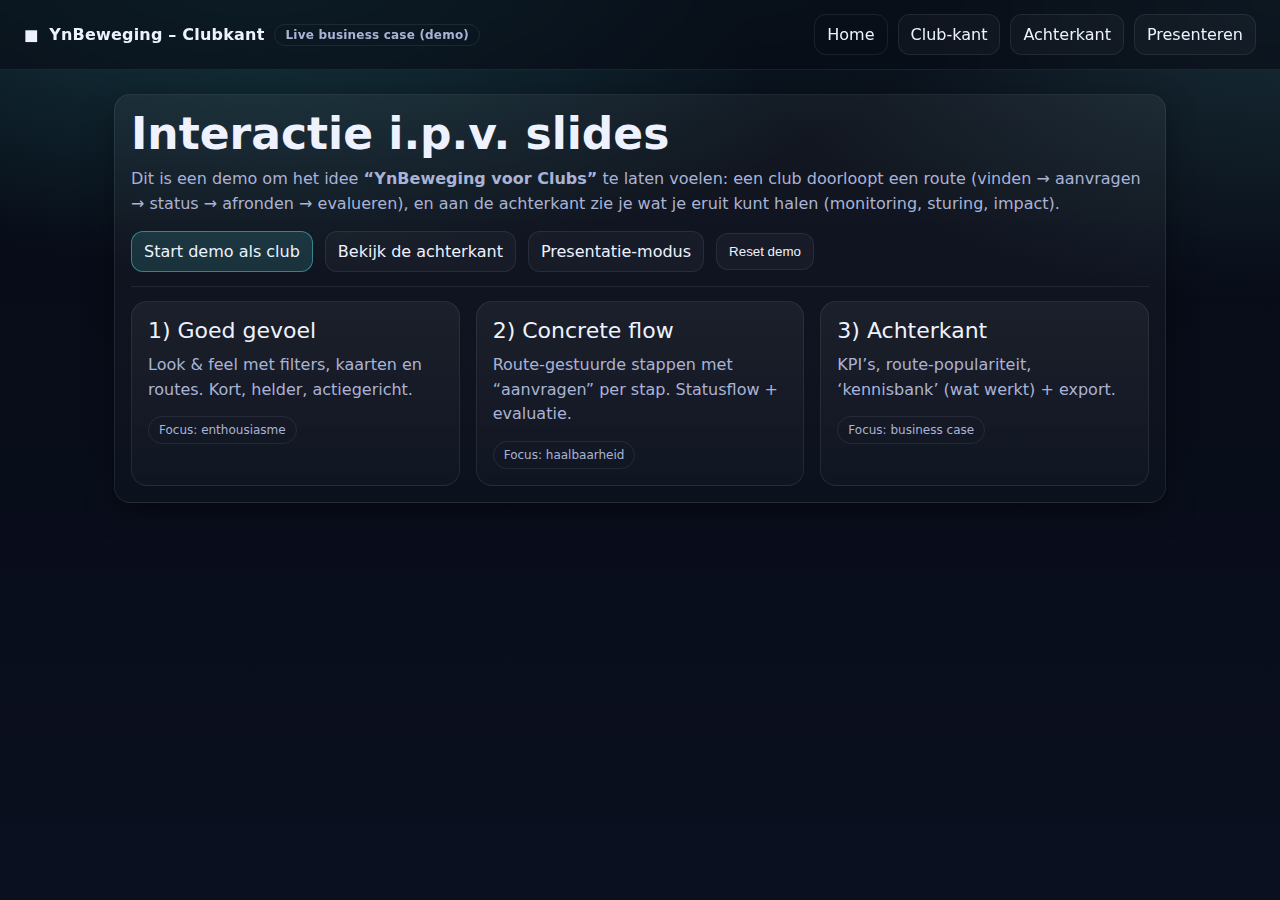
<file: index.html>
<!doctype html>
<html lang="nl">
<head>
  <meta charset="utf-8"/>
  <meta name="viewport" content="width=device-width, initial-scale=1"/>
  <title>YnBeweging – Clubkant Demo</title>
  <link rel="stylesheet" href="./assets/styles.css"/>
</head>
<body>
  <div class="topbar">
    <div class="row">
      <div class="brand">
        <span style="font-size:18px">◼︎</span>
        <span>YnBeweging – Clubkant</span>
        <span class="badge">Live business case (demo)</span>
      </div>
      <div class="nav">
        <a class="btn ghost" href="./index.html">Home</a>
        <a class="btn" href="./club.html">Club-kant</a>
        <a class="btn" href="./admin.html">Achterkant</a>
        <a class="btn" href="./present.html">Presenteren</a>
      </div>
    </div>
  </div>
  <div class="container">
<div class="card">
  <h1 class="h1">Interactie i.p.v. slides</h1>
  <p class="p">
    Dit is een demo om het idee <b>“YnBeweging voor Clubs”</b> te laten voelen:
    een club doorloopt een route (vinden → aanvragen → status → afronden → evalueren),
    en aan de achterkant zie je wat je eruit kunt halen (monitoring, sturing, impact).
  </p>
  <div class="row">
    <a class="btn primary" href="./club.html">Start demo als club</a>
    <a class="btn" href="./admin.html">Bekijk de achterkant</a>
    <a class="btn" href="./present.html">Presentatie-modus</a>
    <button class="btn" onclick="resetDemo()">Reset demo</button>
  </div>
  <div class="hr"></div>
  <div class="grid cols-3">
    <div class="card soft">
      <div class="h2">1) Goed gevoel</div>
      <p class="p">Look & feel met filters, kaarten en routes. Kort, helder, actiegericht.</p>
      <span class="pill">Focus: enthousiasme</span>
    </div>
    <div class="card soft">
      <div class="h2">2) Concrete flow</div>
      <p class="p">Route-gestuurde stappen met “aanvragen” per stap. Statusflow + evaluatie.</p>
      <span class="pill">Focus: haalbaarheid</span>
    </div>
    <div class="card soft">
      <div class="h2">3) Achterkant</div>
      <p class="p">KPI’s, route-populariteit, ‘kennisbank’ (wat werkt) + export.</p>
      <span class="pill">Focus: business case</span>
    </div>
  </div>
</div>
</div>
  <div id="toast" class="toast"></div>
  <script src="./assets/app.js"></script>
</body>
</html>
</file>
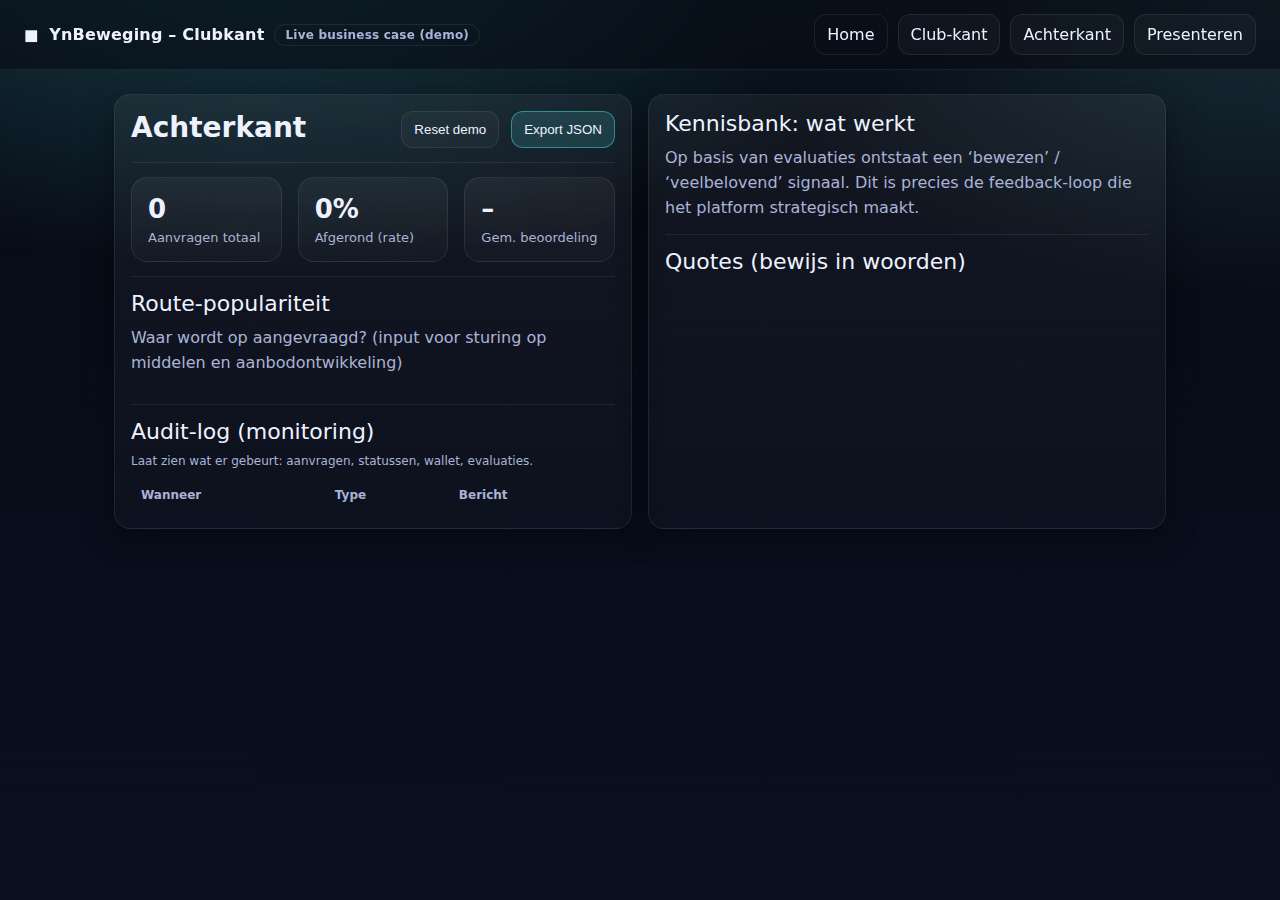
<file: admin.html>
<!doctype html>
<html lang="nl">
<head>
  <meta charset="utf-8"/>
  <meta name="viewport" content="width=device-width, initial-scale=1"/>
  <title>Achterkant – YnBeweging demo</title>
  <link rel="stylesheet" href="./assets/styles.css"/>
</head>
<body>
  <div class="topbar">
    <div class="row">
      <div class="brand">
        <span style="font-size:18px">◼︎</span>
        <span>YnBeweging – Clubkant</span>
        <span class="badge">Live business case (demo)</span>
      </div>
      <div class="nav">
        <a class="btn ghost" href="./index.html">Home</a>
        <a class="btn" href="./club.html">Club-kant</a>
        <a class="btn" href="./admin.html">Achterkant</a>
        <a class="btn" href="./present.html">Presenteren</a>
      </div>
    </div>
  </div>
  <div class="container"><div class="grid cols-2">
  <div class="card">
    <div class="row space">
      <div>
        <h1 class="h2" style="font-size:28px;margin:0 0 4px">Achterkant</h1>
        <div class="small" id="adminMeta"></div>
      </div>
      <div class="row">
        <button class="btn" id="resetBtn">Reset demo</button>
        <button class="btn primary" id="exportBtn">Export JSON</button>
      </div>
    </div>

    <div class="hr"></div>

    <div class="grid cols-3">
      <div class="card soft kpi"><div class="v" id="kpiRequests">0</div><div class="l">Aanvragen totaal</div></div>
      <div class="card soft kpi"><div class="v" id="kpiDone">0%</div><div class="l">Afgerond (rate)</div></div>
      <div class="card soft kpi"><div class="v" id="kpiRating">–</div><div class="l">Gem. beoordeling</div></div>
    </div>

    <div class="hr"></div>

    <div class="h2">Route-populariteit</div>
    <div class="p">Waar wordt op aangevraagd? (input voor sturing op middelen en aanbodontwikkeling)</div>
    <div id="routeBars" class="bars"></div>

    <div class="hr"></div>

    <div class="h2">Audit-log (monitoring)</div>
    <div class="small">Laat zien wat er gebeurt: aanvragen, statussen, wallet, evaluaties.</div>
    <div style="max-height:280px;overflow:auto;margin-top:10px">
      <table class="table" id="logTable">
        <thead><tr><th>Wanneer</th><th>Type</th><th>Bericht</th></tr></thead>
        <tbody></tbody>
      </table>
    </div>
  </div>

  <div class="card">
    <div class="h2">Kennisbank: wat werkt</div>
    <p class="p">Op basis van evaluaties ontstaat een ‘bewezen’ / ‘veelbelovend’ signaal. Dit is precies de feedback-loop die het platform strategisch maakt.</p>
    <div id="kbTableWrap"></div>

    <div class="hr"></div>

    <div class="h2">Quotes (bewijs in woorden)</div>
    <div id="quotes"></div>
  </div>
</div>

<script>
(async function(){
  const seed = await loadSeed();
  let state = loadState(seed);
  document.getElementById("adminMeta").textContent = `${state.club.name} • ${state.club.municipality} • Wallet: ${state.wallet.credits} credits`;

  document.getElementById("resetBtn").addEventListener("click", resetDemo);
  document.getElementById("exportBtn").addEventListener("click", ()=>{
    const payload = {seed_meta: seed.meta, state};
    const blob = new Blob([JSON.stringify(payload, null, 2)], {type:"application/json"});
    const url = URL.createObjectURL(blob);
    const a = document.createElement("a");
    a.href = url; a.download = "ynbeweging-clubkant-export.json"; a.click();
    URL.revokeObjectURL(url);
    toast("Export gedownload ✅");
  });

  const reqs = state.requests || [];
  document.getElementById("kpiRequests").textContent = reqs.length;
  const done = reqs.filter(r=>r.status==="Afgerond").length;
  document.getElementById("kpiDone").textContent = reqs.length ? `${Math.round((done/reqs.length)*100)}%` : "0%";
  const ratings = (state.evaluations||[]).map(e=>e.rating);
  document.getElementById("kpiRating").textContent = ratings.length ? (avg(ratings)).toFixed(1) : "–";

  const counts = {};
  for(const r of reqs) counts[r.route_id] = (counts[r.route_id]||0)+1;
  const max = Math.max(1, ...Object.values(counts));
  document.getElementById("routeBars").innerHTML = seed.routes.map(rt=>{
    const c = counts[rt.id]||0;
    const w = (c/max)*100;
    return `
      <div class="barrow">
        <div class="barlabel">${rt.icon} ${rt.title}</div>
        <div class="bar"><i style="width:${w}%"></i></div>
        <div class="small">${c}</div>
      </div>
    `;
  }).join("");

  const tbody = document.querySelector("#logTable tbody");
  const logs = (state.logs||[]).slice(0,40);
  tbody.innerHTML = logs.length ? logs.map(l=>`
    <tr><td>${fmtDate(l.t)}</td><td>${l.type}</td><td>${l.msg}</td></tr>
  `).join("") : `<tr><td colspan="3">Nog geen logs</td></tr>`;

  const stats = Array.from(offerStats(seed,state).values());
  stats.sort((a,b)=> (b.avg*b.count) - (a.avg*a.count));

  const routesById = new Map(seed.routes.map(r=>[r.id,r]));
  document.getElementById("kbTableWrap").innerHTML = `
    <table class="table">
      <thead><tr><th>Aanbod</th><th>Route</th><th>Rating</th><th>Aantal</th><th>Label</th></tr></thead>
      <tbody>
        ${stats.map(s=>{
          const rt = routesById.get(s.offer.route_id);
          const badge = provenBadge(seed,state,s.offer.id);
          const label = badge ? `<span class="tag accent">${badge}</span>` : `<span class="tag">Nieuw</span>`;
          return `<tr>
            <td>${s.offer.title}</td>
            <td>${rt ? rt.title : ""}</td>
            <td>${s.count ? s.avg.toFixed(1) : "–"}</td>
            <td>${s.count}</td>
            <td>${label}</td>
          </tr>`;
        }).join("")}
      </tbody>
    </table>
  `;

  const offersById = new Map(seed.offers.map(o=>[o.id,o]));
  const evals = (state.evaluations||[]).filter(e=>e.comment && e.comment.trim()).slice(0,6);
  document.getElementById("quotes").innerHTML = evals.length ? evals.map(e=>{
    const o = offersById.get(e.offer_id);
    return `
      <div class="card soft" style="margin-bottom:12px">
        <div class="small">${o?o.title:""} • rating ${e.rating} • ${e.by?`door ${e.by}`:""}</div>
        <div class="p" style="margin:8px 0 0">“${e.comment}”</div>
      </div>
    `;
  }).join("") : `<div class="p">Nog geen quotes. Voeg een evaluatie toe via de club-kant.</div>`;
})();
</script>
</div>
  <div id="toast" class="toast"></div>
  <script src="./assets/app.js"></script>
</body>
</html>
</file>
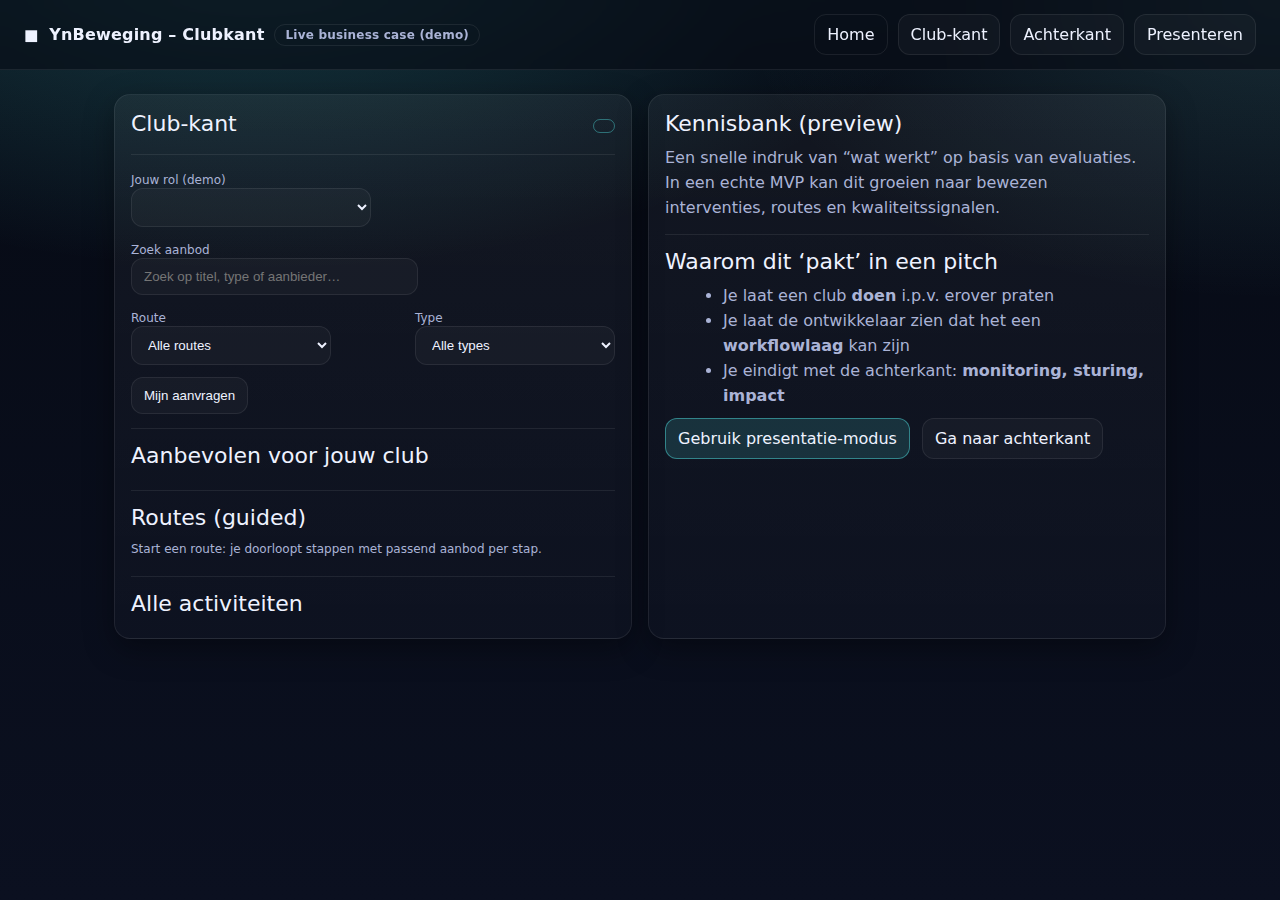
<file: club.html>
<!doctype html>
<html lang="nl">
<head>
  <meta charset="utf-8"/>
  <meta name="viewport" content="width=device-width, initial-scale=1"/>
  <title>Club-kant – YnBeweging demo</title>
  <link rel="stylesheet" href="./assets/styles.css"/>
</head>
<body>
  <div class="topbar">
    <div class="row">
      <div class="brand">
        <span style="font-size:18px">◼︎</span>
        <span>YnBeweging – Clubkant</span>
        <span class="badge">Live business case (demo)</span>
      </div>
      <div class="nav">
        <a class="btn ghost" href="./index.html">Home</a>
        <a class="btn" href="./club.html">Club-kant</a>
        <a class="btn" href="./admin.html">Achterkant</a>
        <a class="btn" href="./present.html">Presenteren</a>
      </div>
    </div>
  </div>
  <div class="container"><div class="grid cols-2">
  <div class="card">
    <div class="row space">
      <div>
        <div class="h2" style="margin-bottom:4px">Club-kant</div>
        <div class="small" id="clubMeta"></div>
      </div>
      <div class="pill good" id="walletPill"></div>
    </div>

    <div class="hr"></div>

    <div class="row space">
      <div style="min-width:240px">
        <label class="small">Jouw rol (demo)</label>
        <select id="roleSelect"></select>
      </div>

      <div style="min-width:240px">
        <label class="small">Zoek aanbod</label>
        <input class="input" id="q" placeholder="Zoek op titel, type of aanbieder…" />
      </div>

      <div style="min-width:200px">
        <label class="small">Route</label>
        <select id="routeFilter">
          <option value="">Alle routes</option>
        </select>
      </div>

      <div style="min-width:200px">
        <label class="small">Type</label>
        <select id="typeFilter">
          <option value="">Alle types</option>
        </select>
      </div>

      <button class="btn" id="openRequests">Mijn aanvragen</button>
    </div>

    <div class="hr"></div>

    <div class="h2" style="margin-bottom:8px">Aanbevolen voor jouw club</div>
    <div id="recoRow" class="cards"></div>

    <div class="hr"></div>

    <div class="row space" style="margin-bottom:6px">
      <div class="h2" style="margin:0">Routes (guided)</div>
      <div class="small">Start een route: je doorloopt stappen met passend aanbod per stap.</div>
    </div>
    <div id="routeCards" class="grid cols-3"></div>

    <div class="hr"></div>

    <div class="row space" style="margin-bottom:6px">
      <div class="h2" style="margin:0">Alle activiteiten</div>
      <div class="small" id="resultCount"></div>
    </div>
    <div id="offerCards" class="cards"></div>
  </div>

  <div class="card">
    <div class="h2">Kennisbank (preview)</div>
    <p class="p">Een snelle indruk van “wat werkt” op basis van evaluaties. In een echte MVP kan dit groeien naar bewezen interventies, routes en kwaliteitssignalen.</p>
    <div id="kbMini"></div>
    <div class="hr"></div>
    <div class="h2">Waarom dit ‘pakt’ in een pitch</div>
    <ul class="p" style="margin:0 0 6px 18px">
      <li>Je laat een club <b>doen</b> i.p.v. erover praten</li>
      <li>Je laat de ontwikkelaar zien dat het een <b>workflowlaag</b> kan zijn</li>
      <li>Je eindigt met de achterkant: <b>monitoring, sturing, impact</b></li>
    </ul>
    <div class="row" style="margin-top:10px">
      <a class="btn primary" href="./present.html">Gebruik presentatie-modus</a>
      <a class="btn" href="./admin.html">Ga naar achterkant</a>
    </div>
  </div>
</div>

<div id="backdrop" class="modalback"></div>
<div id="drawer" class="drawer">
  <div class="row space">
    <h3 style="margin:0">Mijn aanvragen</h3>
    <button class="btn" id="closeDrawer">Sluiten</button>
  </div>
  <div class="small">Statusflow: Nieuw → In behandeling → Gepland → Afgerond</div>
  <div class="hr"></div>
  <div id="reqList"></div>
</div>

<div id="routeModalBack" class="modalback"></div>
<div id="routeModal" class="drawer" style="right:auto;left:0;border-left:none;border-right:1px solid var(--stroke);transform:translateX(-102%)">
  <div class="row space">
    <h3 style="margin:0" id="routeTitle">Route</h3>
    <button class="btn" id="closeRouteModal">Sluiten</button>
  </div>
  <div class="small" id="routeSub"></div>
  <div class="hr"></div>
  <div id="stepper" class="stepper"></div>
  <div class="hr"></div>
  <div id="stepContent"></div>
  <div class="hr"></div>
  <div class="row space">
    <button class="btn" id="prevStep">Vorige</button>
    <button class="btn primary" id="nextStep">Volgende</button>
  </div>
</div>

<script>
(async function(){
  const seed = await loadSeed();
  let state = loadState(seed);

  document.getElementById("clubMeta").textContent =
    `${state.club.name} • ${state.club.type} • ${state.club.municipality} • ${state.club.size}`;

  function renderWallet(){
    document.getElementById("walletPill").textContent = `${state.wallet.label}: ${state.wallet.credits} credits`;
  }
  renderWallet();

  const rs = document.getElementById("roleSelect");
  rs.innerHTML = seed.club.roles.map(r=> `<option ${r===state.role?'selected':''}>${r}</option>`).join("");
  rs.addEventListener("change", ()=>{
    state.role = rs.value;
    log(state,"role",`Rol gewijzigd naar ${state.role}`);
    toast(`Rol: ${state.role}`);
    renderAll();
  });

  const routeFilter = document.getElementById("routeFilter");
  routeFilter.innerHTML += seed.routes.map(r=> `<option value="${r.id}">${r.icon} ${r.title}</option>`).join("");

  const types = Array.from(new Set(seed.offers.map(o=>o.type))).sort();
  document.getElementById("typeFilter").innerHTML += types.map(t=> `<option value="${t}">${t}</option>`).join("");

  ["q","routeFilter","typeFilter"].forEach(id=>{
    document.getElementById(id).addEventListener("input", renderOffers);
    document.getElementById(id).addEventListener("change", renderOffers);
  });

  const drawer = document.getElementById("drawer");
  const back = document.getElementById("backdrop");
  document.getElementById("openRequests").addEventListener("click", ()=>{
    drawer.classList.add("open"); back.classList.add("show"); renderRequests();
  });
  document.getElementById("closeDrawer").addEventListener("click", ()=>{
    drawer.classList.remove("open"); back.classList.remove("show");
  });
  back.addEventListener("click", ()=>{
    drawer.classList.remove("open"); back.classList.remove("show");
  });

  const rBack = document.getElementById("routeModalBack");
  const rModal = document.getElementById("routeModal");
  let activeRoute = null;
  let activeStep = 0;

  function openRoute(routeId){
    activeRoute = seed.routes.find(r=>r.id===routeId);
    activeStep = 0;
    document.getElementById("routeTitle").textContent = `${activeRoute.icon} ${activeRoute.title}`;
    document.getElementById("routeSub").textContent = activeRoute.subtitle;
    rBack.classList.add("show");
    rModal.classList.add("open");
    renderRouteWizard();
  }
  function closeRoute(){
    rBack.classList.remove("show");
    rModal.classList.remove("open");
  }
  document.getElementById("closeRouteModal").addEventListener("click", closeRoute);
  rBack.addEventListener("click", closeRoute);

  document.getElementById("prevStep").addEventListener("click", ()=>{
    activeStep = Math.max(0, activeStep-1); renderRouteWizard();
  });
  document.getElementById("nextStep").addEventListener("click", ()=>{
    activeStep = Math.min(activeRoute.steps.length-1, activeStep+1); renderRouteWizard();
  });

  function renderRouteWizard(){
    const steps = activeRoute.steps;
    document.getElementById("stepper").innerHTML =
      steps.map((s,i)=> `<span class="step ${i===activeStep?'active':''}">${i+1}. ${s.title}</span>`).join("");
    const step = steps[activeStep];

    const offers = seed.offers.filter(o=> o.route_id===activeRoute.id && o.step_index===activeStep);
    offers.sort((a,b)=> scoreOffer(seed,state,b) - scoreOffer(seed,state,a));
    const main = offers[0];
    const badge = main ? provenBadge(seed,state,main.id) : null;

    document.getElementById("stepContent").innerHTML = `
      <div class="h2" style="margin-bottom:6px">${step.title}</div>
      <div class="p">${step.goal}</div>
      ${main ? `
      <div class="card soft" style="border-radius:14px">
        <div class="row space">
          <div>
            <div class="offer-title">${main.title} ${badge?`<span class="tag accent">${badge}</span>`:""}</div>
            <div class="offer-meta">
              <span class="tag">${main.provider}</span>
              <span class="tag">${main.type}</span>
              <span class="tag">Duur: ${main.duration}</span>
              <span class="tag accent">${main.credits} credits</span>
            </div>
          </div>
          <button class="btn primary" id="applyMain">Aanvragen</button>
        </div>
        <div class="offer-sum">${main.summary}</div>
        <div class="small">Past bij rol <b>${state.role}</b> (demo-logica).</div>
      </div>` : `<div class="p">Voor deze stap is nog geen aanbod gekoppeld (interessant om samen te ontwerpen).</div>`}
      ${offers.length>1 ? `
        <div class="hr"></div>
        <div class="small">Alternatieven</div>
        ${offers.slice(1).map(o=> `
          <div class="card soft" style="margin-top:10px;border-radius:14px">
            <div class="row space">
              <div>
                <div class="offer-title">${o.title}</div>
                <div class="offer-meta">
                  <span class="tag">${o.provider}</span>
                  <span class="tag">${o.type}</span>
                  <span class="tag accent">${o.credits} credits</span>
                </div>
              </div>
              <button class="btn" data-offer="${o.id}">Aanvragen</button>
            </div>
          </div>
        `).join("")}
      `:""}
    `;

    if(main){
      document.getElementById("applyMain").addEventListener("click", ()=> applyForOffer(main.id,{via:"route",route_id:activeRoute.id,step:activeStep}));
      document.querySelectorAll("[data-offer]").forEach(btn=>{
        btn.addEventListener("click", ()=> applyForOffer(btn.getAttribute("data-offer"),{via:"route",route_id:activeRoute.id,step:activeStep}));
      });
    }
  }

  function renderRoutes(){
    document.getElementById("routeCards").innerHTML = seed.routes.map(r=> `
      <div class="card soft">
        <div class="row space">
          <div>
            <div class="offer-title" style="font-size:18px">${r.icon} ${r.title}</div>
            <div class="small">${r.subtitle}</div>
          </div>
          <button class="btn primary" data-route="${r.id}">Start route</button>
        </div>
        <div class="hr"></div>
        <div class="small">Stappen</div>
        <div class="p" style="margin:8px 0 0">${r.steps.map((s,i)=> `${i+1}. ${s.title}`).join("<br/>")}</div>
      </div>
    `).join("");
    document.querySelectorAll("[data-route]").forEach(b=> b.addEventListener("click", ()=> openRoute(b.getAttribute("data-route"))));
  }

  function offerCard(o, compact=false){
    const route = seed.routes.find(r=>r.id===o.route_id);
    const badge = provenBadge(seed,state,o.id);
    const roleHit = (o.roles||[]).includes(state.role);
    return `
      <div class="card soft">
        <div class="offer-title">${o.title} ${badge?`<span class="tag accent">${badge}</span>`:""}</div>
        <div class="offer-meta">
          <span class="tag">${route?`${route.icon} ${route.title}`:"Route"}</span>
          <span class="tag">${o.provider}</span>
          <span class="tag">${o.type}</span>
          <span class="tag">Duur: ${o.duration}</span>
          <span class="tag accent">${o.credits} credits</span>
          ${roleHit?`<span class="tag accent">Past bij rol</span>`:`<span class="tag">Andere rol</span>`}
        </div>
        ${compact?``:`<div class="offer-sum">${o.summary}</div>`}
        <div class="row space">
          <div class="small">Stap: ${o.step_index+1}</div>
          <button class="btn primary applyBtn" data-offer="${o.id}">Aanvragen</button>
        </div>
      </div>
    `;
  }

  function renderReco(){
    const recos = recommendedOffers(seed,state,3);
    document.getElementById("recoRow").innerHTML = recos.map(o=> offerCard(o,true)).join("");
    attachApplyHandlers();
  }

  function renderKBMini(){
    const stats = Array.from(offerStats(seed,state).values());
    stats.sort((a,b)=> (b.avg*b.count) - (a.avg*a.count));
    const top = stats.filter(s=>s.count>0).slice(0,5);
    document.getElementById("kbMini").innerHTML = top.length ? `
      <table class="table">
        <thead><tr><th>Aanbod</th><th>Rating</th><th>Aantal</th><th>Status</th></tr></thead>
        <tbody>
          ${top.map(s=>{
            const badge = provenBadge(seed,state,s.offer.id);
            return `<tr>
              <td>${s.offer.title}</td>
              <td>${s.avg.toFixed(1)} / 5</td>
              <td>${s.count}</td>
              <td>${badge?`<span class="tag accent">${badge}</span>`:`<span class="tag">Nieuw</span>`}</td>
            </tr>`;
          }).join("")}
        </tbody>
      </table>
      <div class="small">In de achterkant zie je dit uitgebreider (incl. quotes en export).</div>
    ` : `<div class="p">Nog geen evaluaties in deze demo.</div>`;
  }

  function renderOffers(){
    const q = document.getElementById("q").value.trim().toLowerCase();
    const rf = document.getElementById("routeFilter").value;
    const tf = document.getElementById("typeFilter").value;

    let offers = seed.offers.slice();
    if(rf) offers = offers.filter(o=>o.route_id===rf);
    if(tf) offers = offers.filter(o=>o.type===tf);
    if(q) offers = offers.filter(o=> (`${o.title} ${o.provider} ${o.type} ${o.summary}`).toLowerCase().includes(q));
    offers.sort((a,b)=> scoreOffer(seed,state,b) - scoreOffer(seed,state,a));

    document.getElementById("offerCards").innerHTML = offers.map(o=> offerCard(o,false)).join("");
    document.getElementById("resultCount").textContent = `${offers.length} resultaten • gesorteerd op relevantie voor rol ${state.role}`;
    attachApplyHandlers();
  }

  function attachApplyHandlers(){
    document.querySelectorAll(".applyBtn").forEach(btn=>{
      btn.addEventListener("click", ()=> applyForOffer(btn.getAttribute("data-offer"),{via:"catalog"}));
    });
  }

  function applyForOffer(offerId, meta){
    const offer = seed.offers.find(o=>o.id===offerId);
    const reqId = "req_" + Math.random().toString(16).slice(2,10);
    const req = {
      id:reqId, offer_id:offerId, created_at:nowISO(), status:"Nieuw",
      route_id:offer.route_id, step_index:offer.step_index, credits:offer.credits, meta
    };
    state.requests.unshift(req);
    log(state,"request_created",`Aanvraag aangemaakt: ${offer.title}`,{req});
    saveState(state);
    toast("Aanvraag aangemaakt ✅");
    renderRequests();
  }

  function renderRequests(){
    const byId = new Map(seed.offers.map(o=>[o.id,o]));
    if(!state.requests.length){
      document.getElementById("reqList").innerHTML = `<div class="p">Nog geen aanvragen. Start een route of vraag een activiteit aan.</div>`;
      return;
    }
    document.getElementById("reqList").innerHTML = state.requests.map(r=>{
      const offer = byId.get(r.offer_id);
      const route = seed.routes.find(rt=>rt.id===r.route_id);
      return `
        <div class="card soft" style="margin-bottom:12px">
          <div class="row space">
            <div>
              <div class="offer-title" style="margin:0">${offer.title}</div>
              <div class="small">${route?route.title:""} • Stap ${r.step_index+1} • ${fmtDate(r.created_at)}</div>
            </div>
            <span class="pill">${r.status}</span>
          </div>
          <div class="hr"></div>
          <div class="row">
            ${["Nieuw","In behandeling","Gepland","Afgerond"].map(s=>`
              <button class="btn ${r.status===s?'primary':''}" data-setstatus="${s}" data-req="${r.id}">${s}</button>
            `).join("")}
          </div>
          <div class="hr"></div>
          <div class="row space">
            <div class="small">Kosten: <b>${r.credits} credits</b></div>
            <button class="btn" data-eval="${r.id}">Evalueren</button>
          </div>
          <div id="eval_${r.id}" style="display:none;margin-top:10px">
            <label class="small">Rating</label>
            <select id="rate_${r.id}">
              ${[5,4,3,2,1].map(x=>`<option value="${x}">${x}</option>`).join("")}
            </select>
            <label class="small" style="margin-top:8px;display:block">Opmerking</label>
            <textarea id="com_${r.id}" rows="3" placeholder="Kort: wat werkte wel/niet?"></textarea>
            <div class="row" style="margin-top:10px">
              <button class="btn primary" data-saveeval="${r.id}">Opslaan</button>
              <button class="btn" data-canceleval="${r.id}">Annuleren</button>
            </div>
          </div>
        </div>
      `;
    }).join("");

    document.querySelectorAll("[data-setstatus]").forEach(btn=>{
      btn.addEventListener("click", ()=>{
        const id = btn.getAttribute("data-req");
        const s = btn.getAttribute("data-setstatus");
        const req = state.requests.find(x=>x.id===id);
        if(!req) return;
        const prev = req.status;
        req.status = s;

        if(prev !== "Gepland" && s === "Gepland"){
          state.wallet.credits = Math.max(0, state.wallet.credits - req.credits);
          log(state,"wallet_commit",`Credits afgeboekt (${req.credits}) bij status 'Gepland'`,{req_id:id,credits:req.credits});
          renderWallet();
        }
        log(state,"status",`Status gewijzigd: ${prev} → ${s}`,{req_id:id});
        saveState(state);
        toast(`Status: ${s}`);
        renderRequests();
        renderKBMini();
        renderReco();
      });
    });

    document.querySelectorAll("[data-eval]").forEach(btn=>{
      btn.addEventListener("click", ()=>{
        const id = btn.getAttribute("data-eval");
        const el = document.getElementById("eval_"+id);
        el.style.display = el.style.display==="none" ? "block" : "none";
      });
    });
    document.querySelectorAll("[data-canceleval]").forEach(btn=>{
      btn.addEventListener("click", ()=>{
        const id = btn.getAttribute("data-canceleval");
        document.getElementById("eval_"+id).style.display="none";
      });
    });
    document.querySelectorAll("[data-saveeval]").forEach(btn=>{
      btn.addEventListener("click", ()=>{
        const id = btn.getAttribute("data-saveeval");
        const req = state.requests.find(x=>x.id===id);
        if(!req) return;
        const rating = parseInt(document.getElementById("rate_"+id).value,10);
        const comment = document.getElementById("com_"+id).value.trim();
        state.evaluations.unshift({offer_id:req.offer_id,rating,comment,t:nowISO(),by:state.role});
        log(state,"evaluation",`Evaluatie toegevoegd (rating ${rating})`,{offer_id:req.offer_id});
        saveState(state);
        toast("Evaluatie opgeslagen ✅");
        document.getElementById("eval_"+id).style.display="none";
        renderKBMini();
        renderReco();
      });
    });
  }

  function renderAll(){
    state = loadState(seed);
    renderWallet();
    renderReco();
    renderRoutes();
    renderOffers();
    renderKBMini();
  }

  renderAll();
})();
</script>
</div>
  <div id="toast" class="toast"></div>
  <script src="./assets/app.js"></script>
</body>
</html>
</file>
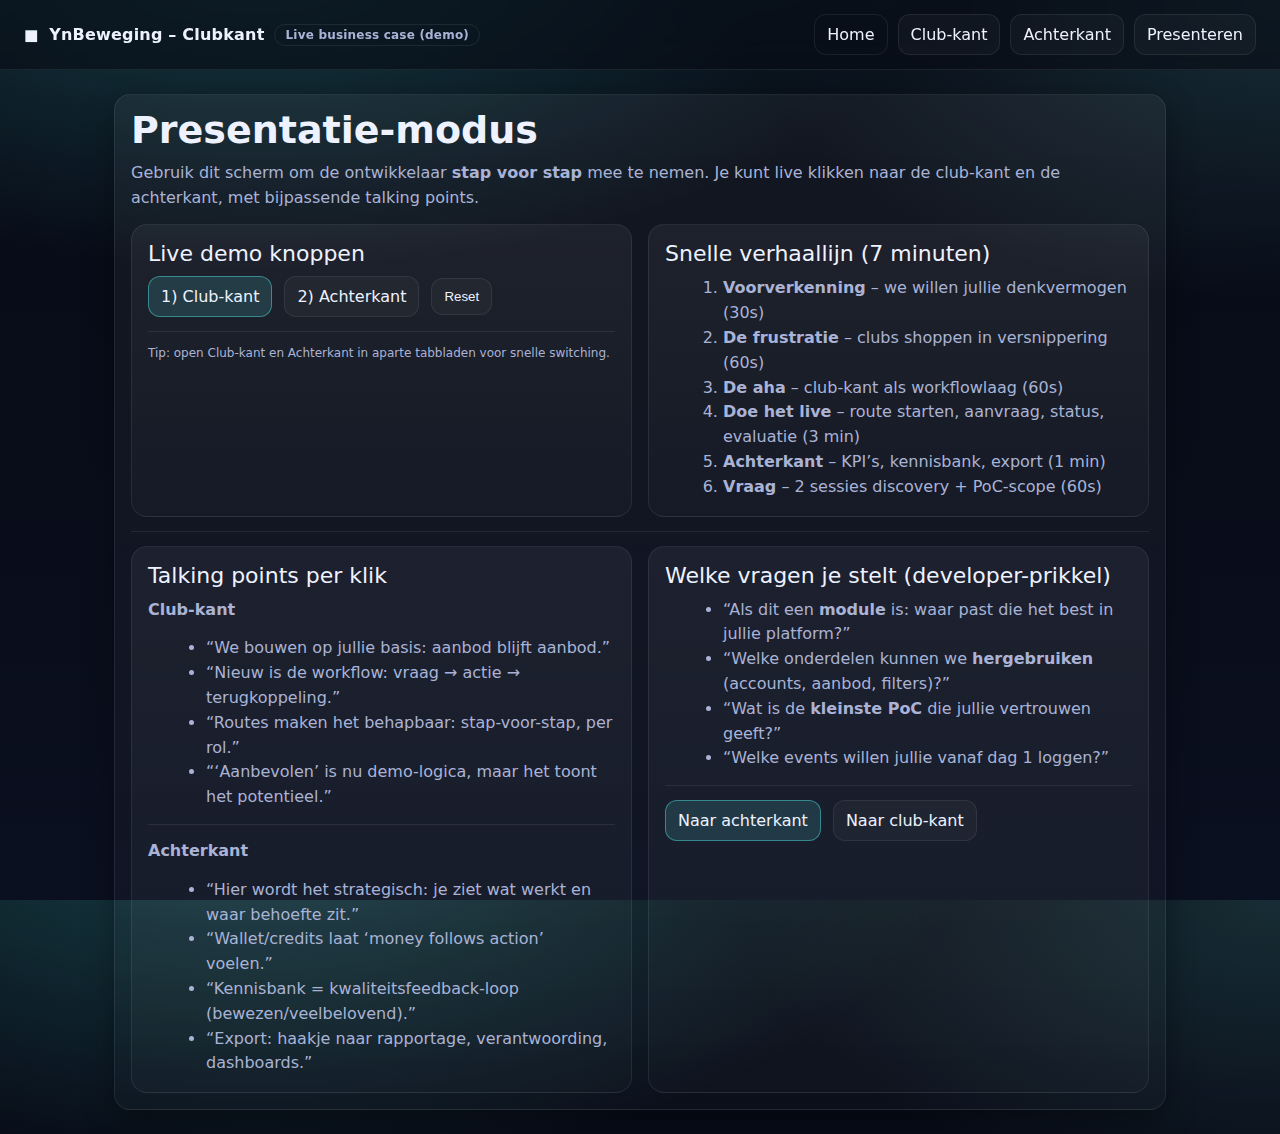
<file: present.html>
<!doctype html>
<html lang="nl">
<head>
  <meta charset="utf-8"/>
  <meta name="viewport" content="width=device-width, initial-scale=1"/>
  <title>Presenteren – YnBeweging demo</title>
  <link rel="stylesheet" href="./assets/styles.css"/>
</head>
<body>
  <div class="topbar">
    <div class="row">
      <div class="brand">
        <span style="font-size:18px">◼︎</span>
        <span>YnBeweging – Clubkant</span>
        <span class="badge">Live business case (demo)</span>
      </div>
      <div class="nav">
        <a class="btn ghost" href="./index.html">Home</a>
        <a class="btn" href="./club.html">Club-kant</a>
        <a class="btn" href="./admin.html">Achterkant</a>
        <a class="btn" href="./present.html">Presenteren</a>
      </div>
    </div>
  </div>
  <div class="container"><div class="card">
  <h1 class="h1" style="font-size:38px">Presentatie-modus</h1>
  <p class="p">
    Gebruik dit scherm om de ontwikkelaar <b>stap voor stap</b> mee te nemen.
    Je kunt live klikken naar de club-kant en de achterkant, met bijpassende talking points.
  </p>

  <div class="grid cols-2">
    <div class="card soft">
      <div class="h2">Live demo knoppen</div>
      <div class="row" style="margin-top:10px">
        <a class="btn primary" href="./club.html">1) Club-kant</a>
        <a class="btn" href="./admin.html">2) Achterkant</a>
        <button class="btn" id="resetBtn">Reset</button>
      </div>
      <div class="hr"></div>
      <div class="small">Tip: open Club-kant en Achterkant in aparte tabbladen voor snelle switching.</div>
    </div>

    <div class="card soft">
      <div class="h2">Snelle verhaallijn (7 minuten)</div>
      <ol class="p" style="margin:0 0 0 18px">
        <li><b>Voorverkenning</b> – we willen jullie denkvermogen (30s)</li>
        <li><b>De frustratie</b> – clubs shoppen in versnippering (60s)</li>
        <li><b>De aha</b> – club-kant als workflowlaag (60s)</li>
        <li><b>Doe het live</b> – route starten, aanvraag, status, evaluatie (3 min)</li>
        <li><b>Achterkant</b> – KPI’s, kennisbank, export (1 min)</li>
        <li><b>Vraag</b> – 2 sessies discovery + PoC-scope (60s)</li>
      </ol>
    </div>
  </div>

  <div class="hr"></div>

  <div class="grid cols-2">
    <div class="card soft">
      <div class="h2">Talking points per klik</div>
      <div class="p"><b>Club-kant</b></div>
      <ul class="p" style="margin:0 0 0 18px">
        <li>“We bouwen op jullie basis: aanbod blijft aanbod.”</li>
        <li>“Nieuw is de workflow: vraag → actie → terugkoppeling.”</li>
        <li>“Routes maken het behapbaar: stap-voor-stap, per rol.”</li>
        <li>“‘Aanbevolen’ is nu demo-logica, maar het toont het potentieel.”</li>
      </ul>
      <div class="hr"></div>
      <div class="p"><b>Achterkant</b></div>
      <ul class="p" style="margin:0 0 0 18px">
        <li>“Hier wordt het strategisch: je ziet wat werkt en waar behoefte zit.”</li>
        <li>“Wallet/credits laat ‘money follows action’ voelen.”</li>
        <li>“Kennisbank = kwaliteitsfeedback-loop (bewezen/veelbelovend).”</li>
        <li>“Export: haakje naar rapportage, verantwoording, dashboards.”</li>
      </ul>
    </div>

    <div class="card soft">
      <div class="h2">Welke vragen je stelt (developer-prikkel)</div>
      <ul class="p" style="margin:0 0 0 18px">
        <li>“Als dit een <b>module</b> is: waar past die het best in jullie platform?”</li>
        <li>“Welke onderdelen kunnen we <b>hergebruiken</b> (accounts, aanbod, filters)?”</li>
        <li>“Wat is de <b>kleinste PoC</b> die jullie vertrouwen geeft?”</li>
        <li>“Welke events willen jullie vanaf dag 1 loggen?”</li>
      </ul>
      <div class="hr"></div>
      <div class="row">
        <a class="btn primary" href="./admin.html">Naar achterkant</a>
        <a class="btn" href="./club.html">Naar club-kant</a>
      </div>
    </div>
  </div>
</div>

<script>
document.getElementById("resetBtn").addEventListener("click", resetDemo);
</script>
</div>
  <div id="toast" class="toast"></div>
  <script src="./assets/app.js"></script>
</body>
</html>
</file>
<file: assets/styles.css>
:root{
  --bg:#0b1020;
  --surface:#121a33;
  --surface2:#0f1730;
  --text:#eef2ff;
  --muted:#aab3d6;
  --accent:#52E8E8;
  --accent2:#7cf2f2;
  --stroke:rgba(255,255,255,.08);
  --shadow:0 10px 30px rgba(0,0,0,.35);
  --radius:16px;
}
*{box-sizing:border-box}
html,body{height:100%}
body{
  margin:0;
  font-family: ui-sans-serif, system-ui, -apple-system, Segoe UI, Roboto, Helvetica, Arial, "Archivo", sans-serif;
  color:var(--text);
  background: radial-gradient(1200px 600px at 20% -10%, rgba(82,232,232,.25), transparent 60%),
              radial-gradient(900px 500px at 100% 0%, rgba(124,242,242,.15), transparent 60%),
              linear-gradient(180deg, #060a14, var(--bg));
}
a{color:inherit}
.container{max-width:1100px;margin:0 auto;padding:24px}
.topbar{position:sticky;top:0;z-index:10;backdrop-filter: blur(10px);background: rgba(6,10,20,.6);border-bottom:1px solid var(--stroke);}
.topbar .row{display:flex;align-items:center;justify-content:space-between;gap:12px;padding:14px 24px}
.brand{display:flex;align-items:center;gap:10px;font-weight:700;letter-spacing:.2px}
.badge{font-size:12px;padding:3px 10px;border:1px solid var(--stroke);border-radius:999px;color:var(--muted)}
.nav{display:flex;gap:10px;flex-wrap:wrap}
.btn{appearance:none;border:1px solid var(--stroke);background:rgba(255,255,255,.03);color:var(--text);padding:10px 12px;border-radius:12px;cursor:pointer;transition:transform .08s ease,border-color .2s ease,background .2s ease;display:inline-flex;align-items:center;gap:8px;text-decoration:none}
.btn:hover{border-color:rgba(82,232,232,.35);background:rgba(82,232,232,.06)}
.btn:active{transform:translateY(1px)}
.btn.primary{border-color:rgba(82,232,232,.45);background:rgba(82,232,232,.14)}
.btn.primary:hover{background:rgba(82,232,232,.18)}
.btn.ghost{background:transparent}
.grid{display:grid;gap:16px}
.grid.cols-3{grid-template-columns:repeat(3,minmax(0,1fr))}
.grid.cols-2{grid-template-columns:repeat(2,minmax(0,1fr))}
@media (max-width:920px){.grid.cols-3{grid-template-columns:1fr}.grid.cols-2{grid-template-columns:1fr}}
.card{background:linear-gradient(180deg,rgba(255,255,255,.05),rgba(255,255,255,.02));border:1px solid var(--stroke);border-radius:var(--radius);padding:16px;box-shadow:var(--shadow)}
.card.soft{box-shadow:none}
.h1{font-size:44px;line-height:1.05;margin:0 0 10px}
.h2{font-size:22px;margin:0 0 10px}
.p{color:var(--muted);margin:0 0 14px;line-height:1.55}
.kpi{display:flex;flex-direction:column;gap:6px}
.kpi .v{font-size:26px;font-weight:800}
.kpi .l{color:var(--muted);font-size:13px}
.pill{display:inline-flex;align-items:center;gap:6px;padding:6px 10px;border-radius:999px;border:1px solid var(--stroke);color:var(--muted);font-size:12px}
.pill.good{border-color:rgba(82,232,232,.4);color:var(--accent2)}
.hr{height:1px;background:var(--stroke);margin:14px 0}
.input,select,textarea{width:100%;background:rgba(255,255,255,.03);border:1px solid var(--stroke);color:var(--text);border-radius:12px;padding:10px 12px;outline:none}
.input:focus,select:focus,textarea:focus{border-color:rgba(82,232,232,.5)}
.row{display:flex;gap:12px;align-items:center;flex-wrap:wrap}
.space{justify-content:space-between}
.small{font-size:12px;color:var(--muted)}
.tag{font-size:12px;color:var(--muted);border:1px solid var(--stroke);padding:3px 8px;border-radius:999px}
.tag.accent{border-color:rgba(82,232,232,.45);color:var(--accent2)}
.cards{display:grid;grid-template-columns:repeat(3,minmax(0,1fr));gap:14px}
@media (max-width:920px){.cards{grid-template-columns:1fr}}
.offer-title{font-size:16px;font-weight:800;margin:0 0 6px}
.offer-meta{display:flex;gap:8px;flex-wrap:wrap;margin:0 0 10px}
.offer-sum{color:var(--muted);margin:0 0 12px;line-height:1.5}
.toast{position:fixed;right:18px;bottom:18px;z-index:50;background:rgba(18,26,51,.9);border:1px solid var(--stroke);border-radius:14px;padding:12px 14px;max-width:360px;box-shadow:var(--shadow);display:none}
.toast.show{display:block}
.drawer{position:fixed;top:0;right:0;height:100%;width:420px;max-width:92vw;z-index:40;background:rgba(10,14,28,.92);backdrop-filter:blur(10px);border-left:1px solid var(--stroke);transform:translateX(102%);transition:transform .18s ease;padding:16px;overflow:auto}
.drawer.open{transform:translateX(0)}
.modalback{position:fixed;inset:0;background:rgba(0,0,0,.45);z-index:45;display:none}
.modalback.show{display:block}
.stepper{display:flex;gap:10px;flex-wrap:wrap}
.step{border:1px solid var(--stroke);border-radius:999px;padding:6px 10px;font-size:12px;color:var(--muted)}
.step.active{border-color:rgba(82,232,232,.45);color:var(--accent2)}
.bars{display:flex;flex-direction:column;gap:10px}
.barrow{display:flex;align-items:center;gap:12px}
.barlabel{width:210px;max-width:45vw;color:var(--muted);font-size:13px}
.bar{flex:1;height:10px;background:rgba(255,255,255,.06);border-radius:999px;overflow:hidden;border:1px solid var(--stroke)}
.bar>i{display:block;height:100%;width:0;background:linear-gradient(90deg,rgba(82,232,232,.45),rgba(124,242,242,.35))}
.table{width:100%;border-collapse:separate;border-spacing:0 10px}
.table th{color:var(--muted);font-weight:600;font-size:12px;text-align:left;padding:0 10px}
.table td{background:rgba(255,255,255,.03);border:1px solid var(--stroke);padding:10px;border-left:none;border-right:none}
.table tr td:first-child{border-left:1px solid var(--stroke);border-top-left-radius:12px;border-bottom-left-radius:12px}
.table tr td:last-child{border-right:1px solid var(--stroke);border-top-right-radius:12px;border-bottom-right-radius:12px}
</file>
